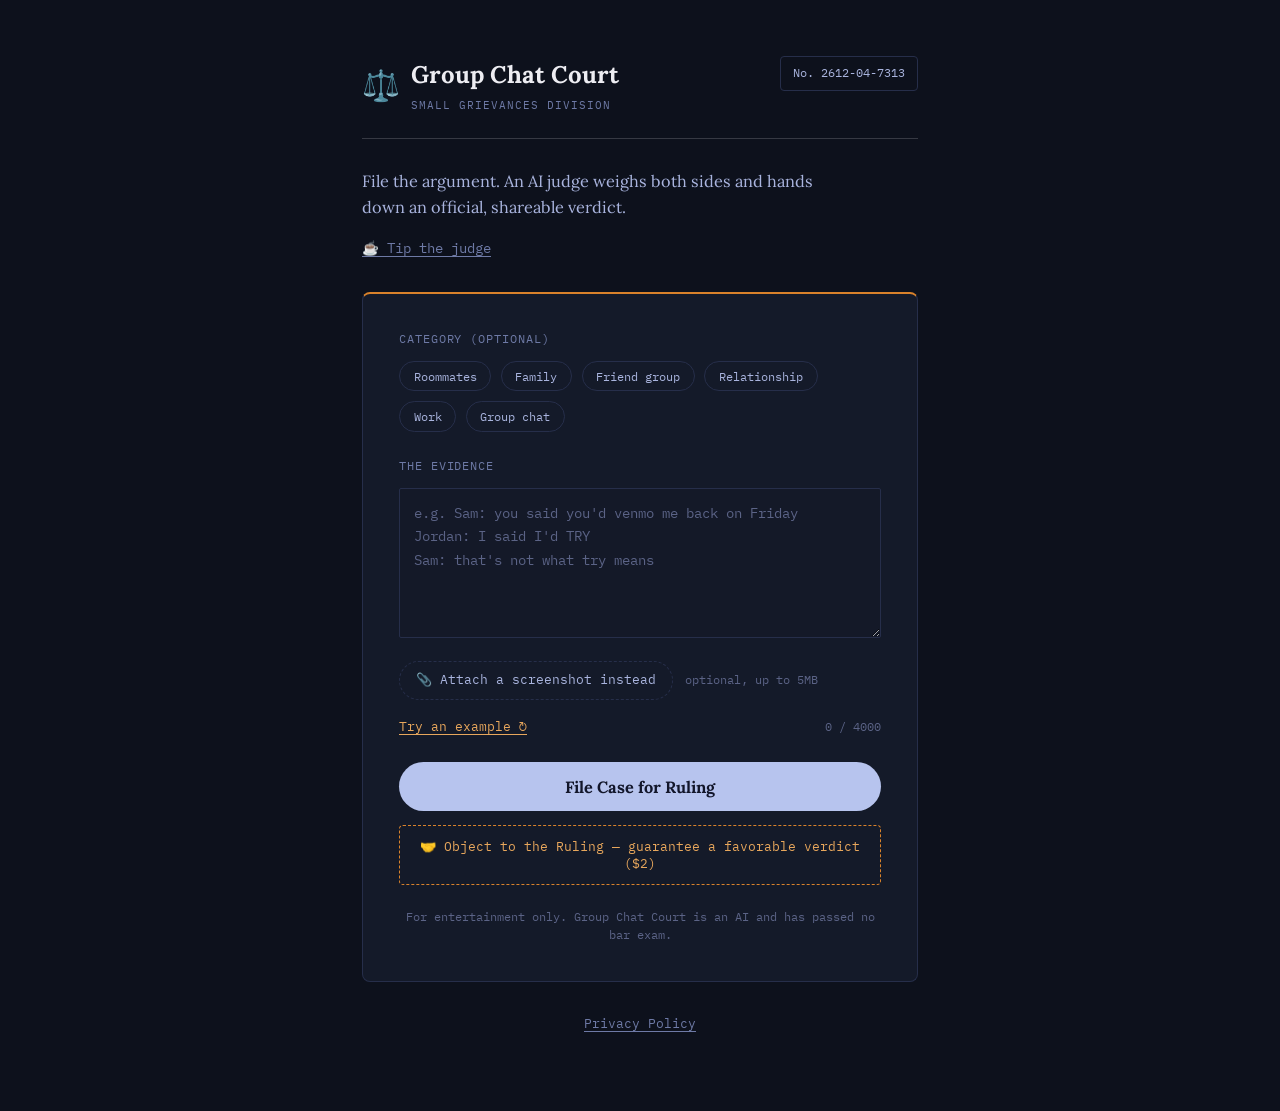
<file: index.html>
<!doctype html>
<html lang="en">
<head>
<meta charset="UTF-8" />
<meta name="viewport" content="width=device-width, initial-scale=1.0" />
<title>Group Chat Court — get an official ruling on your argument</title>
<meta name="description" content="File the argument. An AI judge weighs both sides and hands down an official, shareable verdict." />
<link rel="preconnect" href="https://fonts.googleapis.com">
<link rel="preconnect" href="https://fonts.gstatic.com" crossorigin>
<link href="https://fonts.googleapis.com/css2?family=Lora:ital,wght@0,500;0,600;0,700;1,500;1,600&family=IBM+Plex+Mono:wght@400;500;600&display=swap" rel="stylesheet">
<link rel="stylesheet" href="style.css">
<script async src="https://pagead2.googlesyndication.com/pagead/js/adsbygoogle.js?client=ca-pub-4417008389014085" crossorigin="anonymous"></script>
</head>
<body>
<main>
  <header class="masthead">
    <div class="brand">
      <span class="brand-icon" aria-hidden="true">⚖️</span>
      <div>
        <h1>Group Chat Court</h1>
        <p class="brand-sub">SMALL GRIEVANCES DIVISION</p>
      </div>
    </div>
    <span class="case-pill" id="case-pill">No. —</span>
  </header>

  <div class="rule"></div>

  <p class="dek">File the argument. An AI judge weighs both sides and hands down an official, shareable verdict.</p>
  <a href="#" id="tip-link" class="tip-link" target="_blank" rel="noopener">☕ Tip the judge</a>

  <section class="card" id="filing">
    <p class="field-label">Category (optional)</p>
    <div class="chip-row" id="chip-row">
      <button type="button" class="chip" data-cat="Roommates">Roommates</button>
      <button type="button" class="chip" data-cat="Family">Family</button>
      <button type="button" class="chip" data-cat="Friend group">Friend group</button>
      <button type="button" class="chip" data-cat="Relationship">Relationship</button>
      <button type="button" class="chip" data-cat="Work">Work</button>
      <button type="button" class="chip" data-cat="Group chat">Group chat</button>
    </div>

    <p class="field-label">The evidence</p>
    <textarea id="transcript" maxlength="4000" placeholder="e.g. Sam: you said you'd venmo me back on Friday&#10;Jordan: I said I'd TRY&#10;Sam: that's not what try means"></textarea>

    <div class="upload-row">
      <label class="upload-btn" for="image-input">📎 Attach a screenshot instead</label>
      <input type="file" id="image-input" accept="image/png,image/jpeg,image/webp,image/gif" hidden />
      <span class="upload-hint">optional, up to 5MB</span>
    </div>
    <div class="image-preview" id="image-preview" hidden>
      <div class="image-preview-thumb" id="image-preview-thumb">
        <img id="image-preview-img" alt="" />
      </div>
      <div class="image-preview-meta">
        <p class="image-preview-name" id="image-preview-name">Screenshot attached</p>
        <button type="button" class="remove-image-btn" id="remove-image-btn">✕ Remove</button>
      </div>
    </div>

    <div class="filing-row">
      <button type="button" class="link-btn" id="example-btn">Try an example ↻</button>
      <span class="char-count" id="char-count">0 / 4000</span>
    </div>

    <button id="submit-btn" type="button" class="btn-primary">File Case for Ruling</button>
    <button id="objection-btn" type="button" class="btn-bribe">🤝 Object to the Ruling — guarantee a favorable verdict ($2)</button>

    <p class="error" id="error-msg" hidden></p>
    <p class="disclaimer">For entertainment only. Group Chat Court is an AI and has passed no bar exam.</p>
  </section>

  <section class="card" id="loading-card" hidden>
    <div class="loading-inner">
      <span class="loading-icon" aria-hidden="true">⚖️</span>
      <p class="loading-text" id="loading-text">Reading the receipts&hellip;</p>
      <button type="button" class="link-btn" id="cancel-btn">Cancel</button>
    </div>
  </section>

  <section class="card" id="case-file" hidden aria-live="polite">
    <blockquote class="exhibit" id="exhibit-text"></blockquote>

    <h2 class="headline" id="headline-text"></h2>
    <p class="tagline" id="tagline-text"></p>

    <div class="stamp-wrap">
      <div class="stamp" id="stamp"></div>
    </div>

    <p class="field-label">Charge</p>
    <p class="value" id="charge-text"></p>

    <p class="field-label">Ruling</p>
    <p class="ruling-text" id="ruling-text"></p>

    <p class="field-label jury-label">
      <span>Public jury vote (in your favor)</span>
      <span id="jury-percent">—</span>
    </p>
    <div class="jury-track"><div class="jury-fill" id="jury-fill"></div></div>

    <p class="field-label">Sentence</p>
    <p class="value" id="sentence-text"></p>

    <div class="case-actions">
      <button id="download-btn" type="button" class="btn-outline">Download Verdict Card</button>
      <button id="new-case-btn" type="button" class="btn-primary btn-primary-sm">File a New Case</button>
    </div>
  </section>

  <!-- Ad slot: uncomment once AdSense approves this site, then paste the ad unit code here.
  <section class="ad-slot" aria-hidden="true">
    <ins class="adsbygoogle" style="display:block" data-ad-client="ca-pub-XXXXXXXXXXXXXXX" data-ad-slot="XXXXXXXXXX" data-ad-format="auto" data-full-width-responsive="true"></ins>
  </section>
  -->

  <p class="privacy"><a href="privacy.html">Privacy Policy</a></p>
</main>

<canvas id="card-canvas" width="900" height="600" hidden></canvas>

<script src="script.js"></script>
<script defer src="https://cdn.vercel-insights.com/v1/script.js"></script>
</body>
</html>
</file>
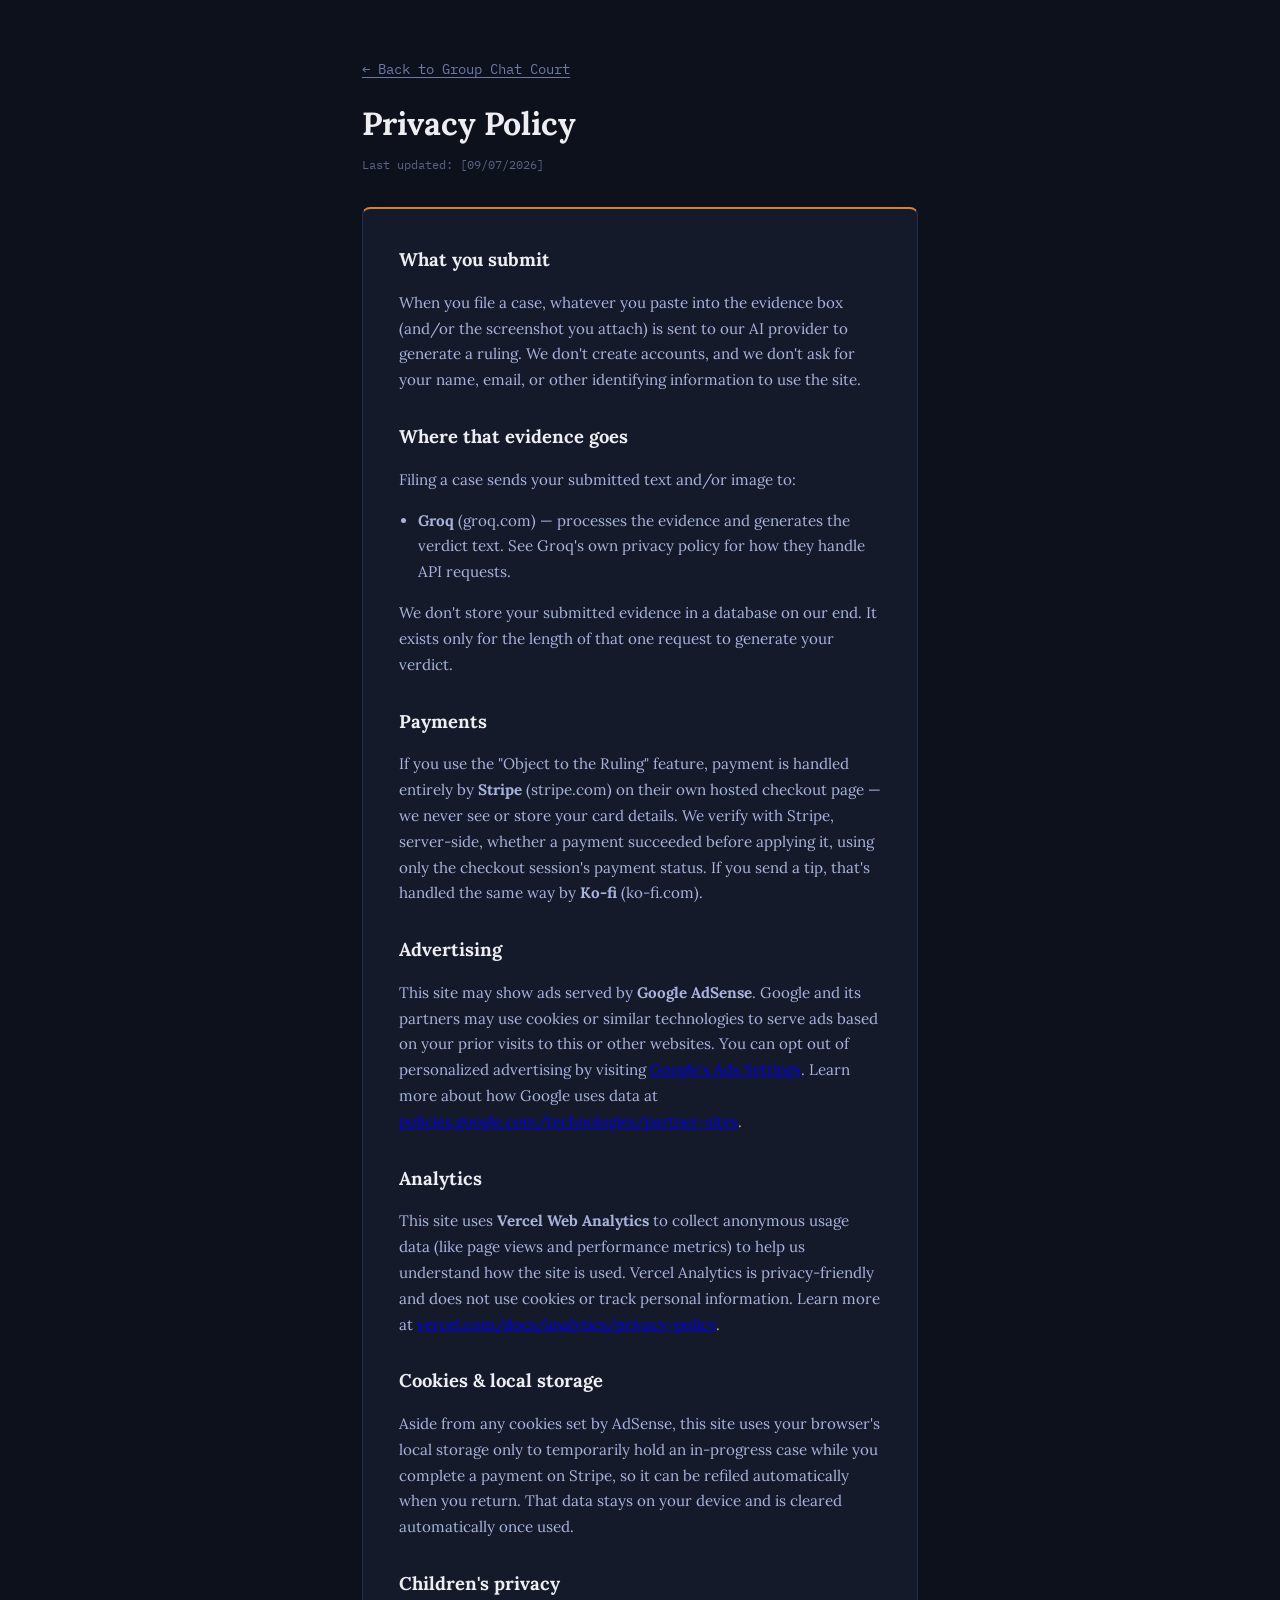
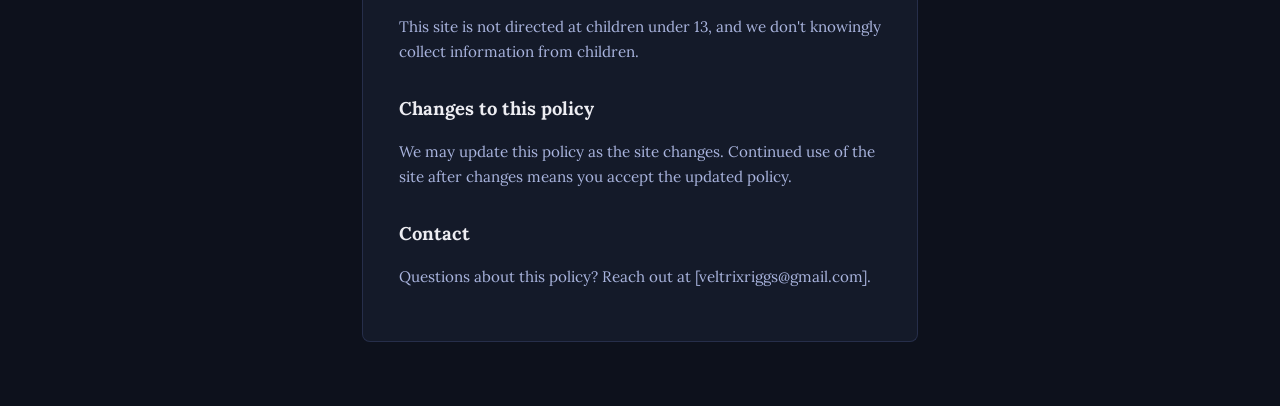
<file: privacy.html>
<!doctype html>
<html lang="en">
<head>
<meta charset="UTF-8" />
<meta name="viewport" content="width=device-width, initial-scale=1.0" />
<title>Privacy Policy — Group Chat Court</title>
<link rel="preconnect" href="https://fonts.googleapis.com">
<link rel="preconnect" href="https://fonts.gstatic.com" crossorigin>
<link href="https://fonts.googleapis.com/css2?family=Lora:ital,wght@0,500;0,600;0,700;1,500;1,600&family=IBM+Plex+Mono:wght@400;500;600&display=swap" rel="stylesheet">
<link rel="stylesheet" href="style.css">
<script async src="https://pagead2.googlesyndication.com/pagead/js/adsbygoogle.js?client=ca-pub-4417008389014085" crossorigin="anonymous"></script>
<style>
  .policy-card { max-width: 620px; }
  .policy-card h2 { font-family: "Lora", Georgia, serif; font-size: 1.15rem; color: var(--white); margin: 1.8rem 0 0.6rem; }
  .policy-card h2:first-child { margin-top: 0; }
  .policy-card p, .policy-card li { color: var(--lavender); font-size: 0.95rem; line-height: 1.7; }
  .policy-card ul { margin: 0.4rem 0 0; padding-left: 1.2rem; }
  .back-link { font-family: "IBM Plex Mono", monospace; font-size: 0.85rem; color: var(--lavender-muted); text-decoration: underline; text-underline-offset: 3px; }
  .updated { font-family: "IBM Plex Mono", monospace; font-size: 0.78rem; color: var(--lavender-dim); margin: 0.4rem 0 1.6rem; }
</style>
</head>
<body>
<main>
  <a href="index.html" class="back-link">← Back to Group Chat Court</a>
  <h1 style="font-family:'Lora',Georgia,serif; color:var(--white); margin: 1rem 0 0.2rem;">Privacy Policy</h1>
  <p class="updated">Last updated: [09/07/2026]</p>

  <section class="card policy-card">
    <h2>What you submit</h2>
    <p>
      When you file a case, whatever you paste into the evidence box (and/or the
      screenshot you attach) is sent to our AI provider to generate a ruling. We don't
      create accounts, and we don't ask for your name, email, or other identifying
      information to use the site.
    </p>

    <h2>Where that evidence goes</h2>
    <p>Filing a case sends your submitted text and/or image to:</p>
    <ul>
      <li><strong>Groq</strong> (groq.com) — processes the evidence and generates the verdict text. See Groq's own privacy policy for how they handle API requests.</li>
    </ul>
    <p>
      We don't store your submitted evidence in a database on our end. It exists only
      for the length of that one request to generate your verdict.
    </p>

    <h2>Payments</h2>
    <p>
      If you use the "Object to the Ruling" feature, payment is handled entirely by
      <strong>Stripe</strong> (stripe.com) on their own hosted checkout page — we never
      see or store your card details. We verify with Stripe, server-side, whether a
      payment succeeded before applying it, using only the checkout session's payment
      status. If you send a tip, that's handled the same way by <strong>Ko-fi</strong>
      (ko-fi.com).
    </p>

    <h2>Advertising</h2>
    <p>
      This site may show ads served by <strong>Google AdSense</strong>. Google and its
      partners may use cookies or similar technologies to serve ads based on your prior
      visits to this or other websites. You can opt out of personalized advertising by
      visiting
      <a href="https://adssettings.google.com" target="_blank" rel="noopener">Google's Ads Settings</a>.
      Learn more about how Google uses data at
      <a href="https://policies.google.com/technologies/partner-sites" target="_blank" rel="noopener">policies.google.com/technologies/partner-sites</a>.
    </p>

    <h2>Analytics</h2>
    <p>
      This site uses <strong>Vercel Web Analytics</strong> to collect anonymous usage
      data (like page views and performance metrics) to help us understand how the
      site is used. Vercel Analytics is privacy-friendly and does not use cookies or
      track personal information. Learn more at
      <a href="https://vercel.com/docs/analytics/privacy-policy" target="_blank" rel="noopener">vercel.com/docs/analytics/privacy-policy</a>.
    </p>

    <h2>Cookies &amp; local storage</h2>
    <p>
      Aside from any cookies set by AdSense, this site uses your browser's local
      storage only to temporarily hold an in-progress case while you complete a
      payment on Stripe, so it can be refiled automatically when you return. That data
      stays on your device and is cleared automatically once used.
    </p>

    <h2>Children's privacy</h2>
    <p>
      This site is not directed at children under 13, and we don't knowingly collect
      information from children.
    </p>

    <h2>Changes to this policy</h2>
    <p>
      We may update this policy as the site changes. Continued use of the site after
      changes means you accept the updated policy.
    </p>

    <h2>Contact</h2>
    <p>Questions about this policy? Reach out at [veltrixriggs@gmail.com].</p>
  </section>
</main>
<script defer src="https://cdn.vercel-insights.com/v1/script.js"></script>
</body>
</html>
</file>
<file: style.css>
:root {
  --bg: #0D111C;
  --panel: #141A29;
  --panel-line: #262E4A;
  --gold: #D9822B;
  --gold-soft: #E8A75C;
  --lavender: #A9B4DE;
  --lavender-muted: #6E7AA6;
  --lavender-dim: #5B6386;
  --ink: #12162A;
  --white: #EDEDF2;
  --btn-primary: #B7C4EE;
  --btn-primary-hover: #C6D1F5;
  --green: #7CB86B;
  --green-track: #1B2135;
}

* { box-sizing: border-box; }

/* Elements with a display rule (like .image-preview's display:flex) can otherwise
   tie with the browser's default [hidden] rule and win the cascade, so hidden
   elements stay visible. This makes [hidden] always win. */
[hidden] { display: none !important; }

body {
  margin: 0;
  background: var(--bg);
  color: var(--lavender);
  font-family: "Lora", Georgia, serif;
  min-height: 100vh;
  line-height: 1.6;
}

@media (prefers-reduced-motion: reduce) {
  * { animation-duration: 0.001ms !important; animation-iteration-count: 1 !important; transition-duration: 0.001ms !important; }
}

.mono { font-family: "IBM Plex Mono", ui-monospace, monospace; }

main {
  max-width: 620px;
  margin: 0 auto;
  padding: clamp(2rem, 6vw, 3.5rem) clamp(1.25rem, 5vw, 2rem) 4rem;
}

/* Masthead */
.masthead {
  display: flex;
  align-items: flex-start;
  justify-content: space-between;
  gap: 1rem;
  flex-wrap: wrap;
}
.brand { display: flex; align-items: center; gap: 0.7rem; }
.brand-icon { font-size: 1.9rem; line-height: 1; }
.masthead h1 {
  font-family: "Lora", Georgia, serif;
  font-weight: 700;
  font-size: 1.5rem;
  color: var(--white);
  margin: 0;
}
.brand-sub {
  font-family: "IBM Plex Mono", monospace;
  font-size: 0.68rem;
  letter-spacing: 0.09em;
  color: var(--lavender-muted);
  margin: 0.15rem 0 0;
}
.case-pill {
  font-family: "IBM Plex Mono", monospace;
  font-size: 0.78rem;
  color: var(--lavender);
  border: 1px solid var(--panel-line);
  border-radius: 4px;
  padding: 0.4rem 0.75rem;
  white-space: nowrap;
  align-self: flex-start;
}

.rule {
  height: 1px;
  background: rgba(237, 237, 242, 0.18);
  margin: 1.5rem 0 1.8rem;
}

.dek {
  font-size: 1.02rem;
  color: var(--lavender);
  margin: 0 0 0.9rem;
  max-width: 46ch;
}
.tip-link {
  font-family: "IBM Plex Mono", monospace;
  font-size: 0.85rem;
  color: var(--lavender-muted);
  text-decoration: underline;
  text-underline-offset: 3px;
}
.tip-link:hover { color: var(--lavender); }

/* Card */
.card {
  background: var(--panel);
  border: 1px solid var(--panel-line);
  border-top: 2px solid var(--gold);
  border-radius: 8px;
  padding: clamp(1.5rem, 4vw, 2.25rem);
  margin-top: 2rem;
}

.field-label {
  font-family: "IBM Plex Mono", monospace;
  font-size: 0.72rem;
  letter-spacing: 0.08em;
  text-transform: uppercase;
  color: var(--lavender-muted);
  margin: 1.6rem 0 0.75rem;
  display: flex;
  justify-content: space-between;
  align-items: baseline;
}
.card > .field-label:first-child { margin-top: 0; }

.chip-row {
  display: flex;
  flex-wrap: wrap;
  gap: 0.6rem;
  margin-bottom: 0;
}
.chip {
  font-family: "IBM Plex Mono", monospace;
  font-size: 0.78rem;
  background: transparent;
  border: 1px solid var(--panel-line);
  color: var(--lavender);
  padding: 0.4rem 0.85rem;
  border-radius: 999px;
  cursor: pointer;
}
.chip:hover { border-color: var(--lavender-muted); }
.chip.selected { border-color: var(--gold); color: var(--gold-soft); }
.chip:focus-visible { outline: 2px solid var(--gold); outline-offset: 2px; }

textarea {
  width: 100%;
  min-height: 150px;
  resize: vertical;
  background: rgba(20, 26, 41, 0.6);
  border: 1px solid var(--panel-line);
  border-radius: 2px;
  padding: 0.85rem;
  font-family: "IBM Plex Mono", monospace;
  font-size: 0.85rem;
  color: var(--lavender);
  line-height: 1.7;
}
textarea::placeholder { color: var(--lavender-dim); }
textarea:focus-visible { outline: 1px solid var(--gold); outline-offset: 1px; }

.upload-row {
  display: flex;
  align-items: center;
  gap: 0.75rem;
  margin: 1rem 0 0;
  flex-wrap: wrap;
}
.upload-btn {
  font-family: "IBM Plex Mono", monospace;
  font-size: 0.8rem;
  color: var(--lavender);
  border: 1px dashed var(--panel-line);
  border-radius: 999px;
  padding: 0.5rem 1rem;
  cursor: pointer;
}
.upload-btn:hover { border-color: var(--lavender-muted); }
.upload-hint { font-family: "IBM Plex Mono", monospace; font-size: 0.72rem; color: var(--lavender-dim); }

.image-preview {
  display: flex;
  align-items: center;
  gap: 0.9rem;
  margin-top: 0.9rem;
  padding: 0.75rem;
  border: 1px solid var(--panel-line);
  border-radius: 8px;
  background: rgba(20, 26, 41, 0.6);
}
.image-preview-thumb {
  flex-shrink: 0;
  width: 52px;
  height: 52px;
  border-radius: 6px;
  overflow: hidden;
  background: var(--bg);
  border: 1px solid var(--panel-line);
}
.image-preview-thumb img {
  width: 100%;
  height: 100%;
  object-fit: cover;
  display: block;
}
.image-preview-meta {
  display: flex;
  align-items: center;
  justify-content: space-between;
  gap: 0.75rem;
  flex: 1;
  min-width: 0;
}
.image-preview-name {
  margin: 0;
  font-family: "IBM Plex Mono", monospace;
  font-size: 0.8rem;
  color: var(--lavender);
  overflow: hidden;
  text-overflow: ellipsis;
  white-space: nowrap;
}
.remove-image-btn {
  flex-shrink: 0;
  background: none;
  border: none;
  color: var(--lavender-muted);
  font-family: "IBM Plex Mono", monospace;
  font-size: 0.78rem;
  cursor: pointer;
  text-decoration: underline;
  text-underline-offset: 3px;
}
.remove-image-btn:hover { color: var(--lavender); }

.filing-row {
  display: flex;
  align-items: center;
  justify-content: space-between;
  margin: 1.1rem 0 1.6rem;
  gap: 1rem;
}
.link-btn {
  background: none;
  border: none;
  padding: 0;
  font-family: "IBM Plex Mono", monospace;
  font-size: 0.8rem;
  color: var(--gold-soft);
  text-decoration: underline;
  text-underline-offset: 3px;
  cursor: pointer;
}
.char-count { font-family: "IBM Plex Mono", monospace; font-size: 0.75rem; color: var(--lavender-dim); }

.error { color: #E28686; font-size: 0.85rem; font-family: "IBM Plex Mono", monospace; margin: 0.9rem 0 0; }

/* Buttons */
.btn-primary {
  display: block;
  width: 100%;
  background: var(--btn-primary);
  color: var(--ink);
  border: none;
  border-radius: 999px;
  padding: 0.9rem 1rem;
  font-family: "Lora", Georgia, serif;
  font-weight: 700;
  font-size: 1.02rem;
  cursor: pointer;
  margin-top: 0.25rem;
}
.btn-primary:hover { background: var(--btn-primary-hover); }
.btn-primary:active { transform: scale(0.99); }
.btn-primary:disabled { opacity: 0.6; cursor: wait; }
.btn-primary:focus-visible { outline: 2px solid var(--gold); outline-offset: 2px; }
.btn-primary-sm { width: auto; flex: 1; font-size: 0.92rem; padding: 0.7rem 1rem; }

.btn-bribe {
  display: block;
  width: 100%;
  background: transparent;
  border: 1.5px dashed var(--gold);
  color: var(--gold-soft);
  border-radius: 4px;
  padding: 0.75rem 1rem;
  font-family: "IBM Plex Mono", monospace;
  font-size: 0.82rem;
  margin-top: 0.9rem;
  cursor: pointer;
}
.btn-bribe:hover { background: rgba(201, 162, 39, 0.08); }
.btn-bribe:focus-visible { outline: 2px solid var(--gold); outline-offset: 2px; }

.btn-outline {
  flex: 1;
  background: transparent;
  border: 1px solid var(--panel-line);
  color: var(--lavender);
  border-radius: 4px;
  padding: 0.7rem 1rem;
  font-family: "IBM Plex Mono", monospace;
  font-size: 0.85rem;
  cursor: pointer;
}
.btn-outline:hover { border-color: var(--lavender-muted); }
.btn-outline:focus-visible { outline: 2px solid var(--gold); outline-offset: 2px; }

.disclaimer {
  text-align: center;
  font-family: "IBM Plex Mono", monospace;
  font-size: 0.72rem;
  color: var(--lavender-dim);
  margin: 1.4rem 0 0;
}

/* Loading state */
.loading-inner { text-align: center; padding: 1.5rem 0; }
.loading-icon { font-size: 2rem; display: block; margin-bottom: 0.6rem; }
.loading-text { font-style: italic; color: var(--lavender); margin: 0 0 0.9rem; }

/* Case file */
.exhibit {
  margin: 0 0 1.6rem;
  padding: 0.9rem 1.1rem;
  border-left: 3px solid var(--gold);
  background: rgba(217, 130, 43, 0.06);
  font-family: "IBM Plex Mono", monospace;
  font-size: 0.8rem;
  color: var(--lavender);
  line-height: 1.7;
  white-space: pre-wrap;
}
.exhibit::before {
  content: "Exhibit A — ";
  font-weight: 600;
  color: var(--gold-soft);
}

.headline {
  font-family: "Lora", Georgia, serif;
  font-weight: 700;
  font-size: 1.7rem;
  color: var(--white);
  margin: 0 0 0.5rem;
}
.tagline {
  font-family: "Lora", Georgia, serif;
  font-style: italic;
  color: var(--lavender);
  font-size: 1.02rem;
  margin: 0 0 1.6rem;
}

.stamp-wrap { text-align: center; margin: 0 0 1.6rem; }
.stamp {
  display: inline-block;
  border: 3px double var(--gold);
  color: var(--gold-soft);
  font-family: "Lora", Georgia, serif;
  font-weight: 700;
  text-transform: uppercase;
  letter-spacing: 0.04em;
  font-size: 1.3rem;
  padding: 0.55rem 1.5rem;
  border-radius: 999px;
  transform: rotate(-4deg) scale(0.8);
  opacity: 0;
}
.stamp.reveal { animation: stamp-in 0.4s cubic-bezier(0.2, 1.4, 0.4, 1) forwards; }
@keyframes stamp-in {
  0% { opacity: 0; transform: rotate(-4deg) scale(2.2); }
  60% { opacity: 1; transform: rotate(-4deg) scale(0.92); }
  100% { opacity: 1; transform: rotate(-4deg) scale(1); }
}

.value { font-family: "Lora", Georgia, serif; font-weight: 700; color: var(--white); margin: 0 0 1.6rem; font-size: 1.02rem; }
.ruling-text { color: var(--lavender); margin: 0 0 1.6rem; font-size: 0.98rem; line-height: 1.75; }

.jury-label { margin-bottom: 0.5rem; }
.jury-label span:last-child { color: var(--white); font-family: "Lora", Georgia, serif; font-weight: 700; text-transform: none; letter-spacing: 0; }
.jury-track { height: 8px; background: var(--green-track); border-radius: 4px; overflow: hidden; margin-bottom: 1.6rem; }
.jury-fill { height: 100%; background: var(--green); border-radius: 4px; width: 0%; transition: width 0.6s ease; }

.case-actions { display: flex; gap: 0.85rem; margin-top: 1.4rem; flex-wrap: wrap; }

.ad-slot { margin-top: 1.6rem; min-height: 90px; }

.privacy {
  text-align: center;
  margin-top: 2rem;
  font-family: "IBM Plex Mono", monospace;
  font-size: 0.8rem;
}
.privacy a { color: var(--lavender-muted); text-decoration: underline; text-underline-offset: 3px; }
.privacy a:hover { color: var(--lavender); }
</file>
